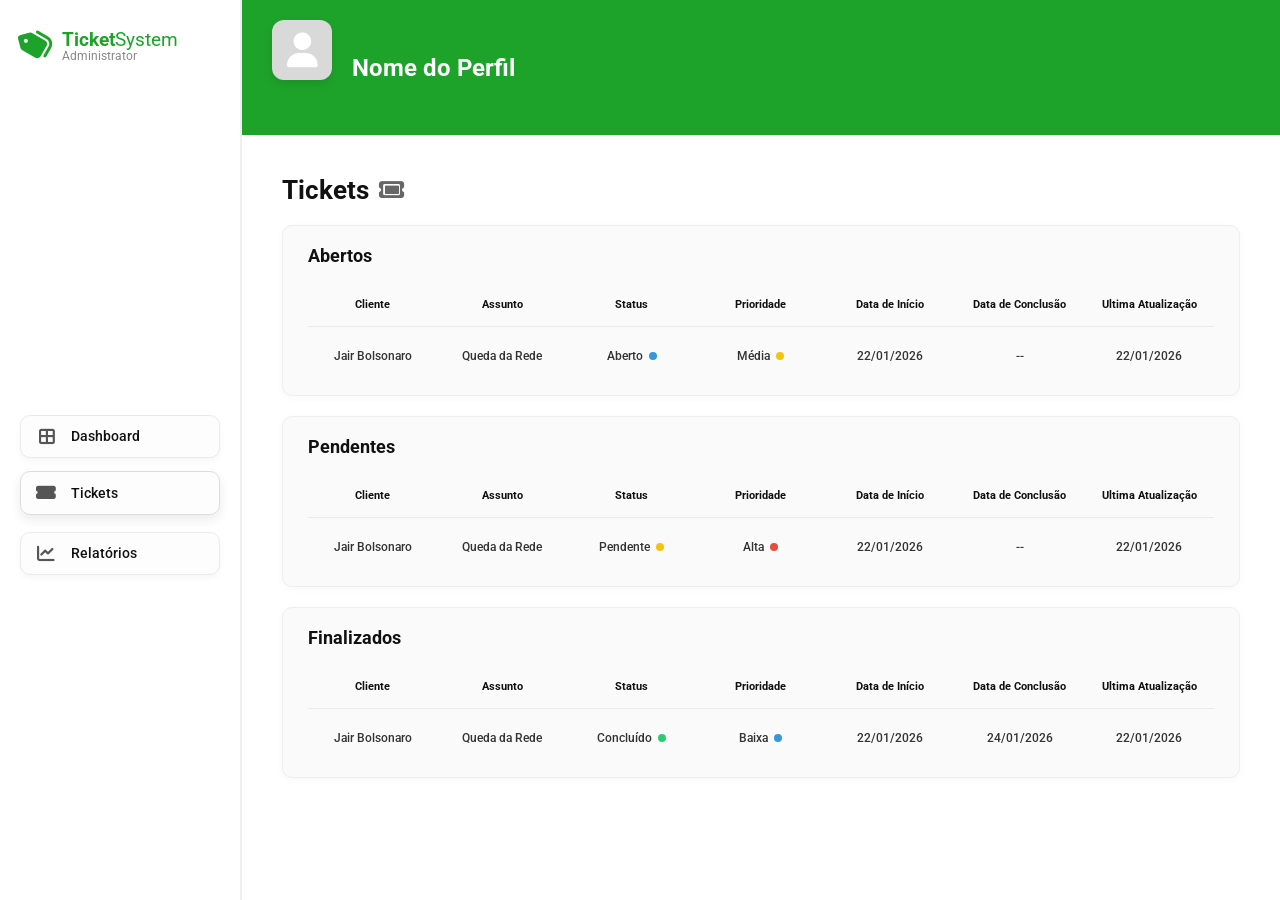
<file: public/tickets.html>
<!DOCTYPE html>
<html lang="pt-BR">
<head>
    <meta charset="UTF-8">
    <meta name="viewport" content="width=device-width, initial-scale=1.0">
    <title>TicketSystem - Tickets</title>
    
    <link rel="stylesheet" href="./assets/styles.css">
    <script src="./assets/pageManager.js"></script>
    
    <link rel="stylesheet" href="https://cdnjs.cloudflare.com/ajax/libs/font-awesome/6.4.0/css/all.min.css">
    <link href="https://fonts.googleapis.com/css2?family=Roboto:wght@300;400;500;700&display=swap" rel="stylesheet">
    
</head>
<body>
    <div class="layout-container">
        
        <div class="brand-area">
            <i class="fa-solid fa-tags logo-icon"></i>
            <div class="brand-text-container">
                <div class="brand-title"><strong>Ticket</strong>System</div>
                <div class="brand-subtitle">Administrator</div>
            </div>
        </div>

        <nav class="sidebar">
            <a href="./home.html" class="nav-item">
                <i class="fa-solid fa-border-all"></i>
                Dashboard
            </a>
            <a href="./tickets.html" class="nav-item active">
                <i class="fa-solid fa-ticket-alt"></i>
                Tickets
            </a>
            <a href="#" class="nav-item" data-nivel="operator">
                <i class="fa-solid fa-chart-line"></i>
                Relatórios
            </a>
            <a href="#" class="nav-item" data-nivel="admin">
                <i class="fa-solid fa-gear"></i>
                Configurações
            </a>
        </nav>

        <main class="main-content" style="grid-row: 1 / 3; border-top: none;">
            
            <div class="profile-banner" style="margin: -30px -40px 0 -40px; border-radius: 0;">
                <div class="profile-avatar-box">
                    <i class="fa-solid fa-user"></i>
                </div>
                <div class="profile-name">Nome do Perfil</div>
            </div>

            <div class="page-header" style="padding: 30px 0 20px 0;">
                <div class="page-title">
                    Tickets <i class="fa-solid fa-ticket"></i>
                </div>
            </div>

            <div class="tickets-container" style="padding: 0;">

                <div class="ticket-card">
                    <h3 class="ticket-card-title">Abertos</h3>
                    <div class="ticket-table">
                        <div class="table-row table-header">
                            <span>Cliente</span>
                            <span>Assunto</span>
                            <span>Status</span>
                            <span>Prioridade</span>
                            <span>Data de Início</span>
                            <span>Data de Conclusão</span>
                            <span>Ultima Atualização</span>
                        </div>
                        <div class="table-row table-data">
                            <span>Jair Bolsonaro</span>
                            <span>Queda da Rede</span>
                            <span class="status-badge">Aberto <span class="dot dot-blue"></span></span>
                            <span class="status-badge">Média <span class="dot dot-yellow"></span></span>
                            <span>22/01/2026</span>
                            <span>--</span>
                            <span>22/01/2026</span>
                        </div>
                    </div>
                </div>

                <div class="ticket-card">
                    <h3 class="ticket-card-title">Pendentes</h3>
                    <div class="ticket-table">
                        <div class="table-row table-header">
                            <span>Cliente</span>
                            <span>Assunto</span>
                            <span>Status</span>
                            <span>Prioridade</span>
                            <span>Data de Início</span>
                            <span>Data de Conclusão</span>
                            <span>Ultima Atualização</span>
                        </div>
                        <div class="table-row table-data">
                            <span>Jair Bolsonaro</span>
                            <span>Queda da Rede</span>
                            <span class="status-badge">Pendente <span class="dot dot-yellow"></span></span>
                            <span class="status-badge">Alta <span class="dot dot-red"></span></span>
                            <span>22/01/2026</span>
                            <span>--</span>
                            <span>22/01/2026</span>
                        </div>
                    </div>
                </div>

                <div class="ticket-card">
                    <h3 class="ticket-card-title">Finalizados</h3>
                    <div class="ticket-table">
                        <div class="table-row table-header">
                            <span>Cliente</span>
                            <span>Assunto</span>
                            <span>Status</span>
                            <span>Prioridade</span>
                            <span>Data de Início</span>
                            <span>Data de Conclusão</span>
                            <span>Ultima Atualização</span>
                        </div>
                        <div class="table-row table-data">
                            <span>Jair Bolsonaro</span>
                            <span>Queda da Rede</span>
                            <span class="status-badge">Concluído <span class="dot dot-green"></span></span>
                            <span class="status-badge">Baixa <span class="dot dot-blue"></span></span>
                            <span>22/01/2026</span>
                            <span>24/01/2026</span>
                            <span>22/01/2026</span>
                        </div>
                    </div>
                </div>

            </div>
        </main>
    </div>

    <script>
        function abrirTicket() {
            alert('Ação disparada: Abrir Ticket!');
        }
    </script>
</body>
</html>
</file>
<file: public/assets/styles.css>
/* Resets e Configurações Básicas */
        * {
            margin: 0;
            padding: 0;
            box-sizing: border-box;
            font-family: 'Roboto', sans-serif;
        }

        body {
            background-color: #ffffff;
            color: #333;
            overflow: hidden; /* Evita rolagem desnecessária no dashboard base */
        }

        /* Estrutura Principal de Grid */
        .layout-container {
            display: grid;
            grid-template-columns: 240px 1fr;
            grid-template-rows: 90px 1fr;
            height: 100vh;
        }

        /* ================= HEADER / LOGO ================= */
        .brand-area {
            grid-column: 1;
            grid-row: 1;
            display: flex;
            align-items: center;
            padding-left: 20px;
        }

        .logo-icon {
            color: #2eb83a;
            font-size: 32px;
            margin-right: 10px;
            transform: rotate(-15deg);
        }

        .brand-text-container {
            display: flex;
            flex-direction: column;
        }

        .brand-title {
            font-size: 1.2rem;
            color: #2eb83a;
        }

        .brand-title strong {
            font-weight: 700;
        }

        .brand-subtitle {
            font-size: 0.75rem;
            color: #888;
            margin-top: -2px;
        }

        /* ================= HEADER / ACTIONS ================= */
        .top-header {
            grid-column: 2;
            grid-row: 1;
            display: flex;
            justify-content: flex-end;
            align-items: center;
            padding-right: 40px;
            gap: 20px;
        }

        .btn-green {
            background-color: #1ea32a;
            color: white;
            border: none;
            padding: 10px 20px;
            border-radius: 6px;
            font-weight: 500;
            font-size: 0.95rem;
            cursor: pointer;
            transition: background-color 0.2s;
        }

        .btn-green:hover {
            background-color: #178221;
        }

        .btn-profile {
            background-color: #fafafa;
            color: #111;
            border: 1px solid #e0e0e0;
            padding: 8px 16px;
            border-radius: 6px;
            display: flex;
            align-items: center;
            gap: 10px;
            font-weight: 500;
            cursor: pointer;
            box-shadow: 0 2px 4px rgba(0,0,0,0.03);
            transition: all 0.2s;
        }

        .btn-profile:hover {
            background-color: #f0f0f0;
        }

        .btn-profile i {
            font-size: 1.2rem;
            color: #666;
        }

        /* ================= SIDEBAR ================= */
        .sidebar {
            grid-column: 1;
            grid-row: 2;
            padding: 20px;
            display: flex;
            justify-content: center;
            flex-direction: column;
            gap: 15px;
        }

        .nav-item {
            display: flex;
            align-items: center;
            gap: 15px;
            background-color: #fdfdfd;
            border: 1px solid #eaeaea;
            padding: 14px 20px;
            border-radius: 10px;
            font-size: 0.95rem;
            font-weight: 500;
            color: #111;
            cursor: pointer;
            box-shadow: 0 3px 6px rgba(0,0,0,0.04);
            transition: transform 0.2s, box-shadow 0.2s;
            text-decoration: none;
        }

        .nav-item:hover, .nav-item.active {
            transform: translateY(-2px);
            box-shadow: 0 5px 12px rgba(0,0,0,0.08);
            border-color: #ddd;
        }

        .nav-item i {
            font-size: 1.1rem;
            color: #555;
            width: 20px;
            text-align: center;
        }

        /* ================= MAIN CONTENT ================= */
        .main-content {
            grid-column: 2;
            grid-row: 2;
            border-top: 2px solid #efefef;
            border-left: 2px solid #efefef;
            background-color: #ffffff;
            padding: 30px 40px;
            position: relative;
        }

        /* Filtro Superior */
        .filter-section {
            display: flex;
            justify-content: flex-end;
            align-items: center;
            margin-bottom: 30px;
            font-size: 0.8rem;
            font-weight: 700;
        }

        .filter-select {
            margin-left: 10px;
            background-color: #dbdbdb;
            border: none;
            padding: 8px 12px;
            border-radius: 4px;
            font-weight: 700;
            font-size: 0.75rem;
            color: #333;
            cursor: pointer;
            outline: none;
            appearance: none;
            -webkit-appearance: none;
            position: relative;
            padding-right: 30px;
        }
        
        /* Wrapper para adicionar a setinha customizada no select */
        .select-wrapper {
            position: relative;
            display: inline-block;
        }

        /* Cards de Estatísticas */
        .stats-container {
            display: flex;
            flex-direction: column;
            align-items: flex-end;
            gap: 25px;
            margin-top: 40px; /* Margem ajustada já que o gráfico não existe */
        }

        .stat-card {
            background-color: #fdfdfd;
            border: 1px solid #f0f0f0;
            border-radius: 12px;
            padding: 25px 30px;
            width: 300px;
            display: flex;
            align-items: center;
            gap: 20px;
            box-shadow: 0 4px 15px rgba(0,0,0,0.06);
            transition: box-shadow 0.3s ease;
        }

        .stat-card:hover {
            box-shadow: 0 8px 25px rgba(0,0,0,0.1);
        }

        .stat-value {
            font-size: 3.2rem;
            color: #1ea32a;
            font-weight: 300;
            line-height: 1;
            letter-spacing: -2px;
        }

        .stat-label {
            font-size: 1.05rem;
            color: #111;
            line-height: 1.3;
        }
    

        /* ================= SIDEBAR (Fixa na esquerda) ================= */
        .sidebar-container {
            width: 240px;
            min-width: 240px;
            border-right: 2px solid #efefef;
            display: flex;
            flex-direction: column;
            background-color: #fff;
            z-index: 10;
        }

        .brand-area {
            height: 90px;
            display: flex;
            align-items: center;
            padding-left: 20px;
        }

        .logo-icon {
            color: #1ea32a;
            font-size: 32px;
            margin-right: 10px;
            transform: rotate(-15deg);
        }

        .brand-text-container {
            display: flex;
            flex-direction: column;
        }

        .brand-title {
            font-size: 1.2rem;
            color: #1ea32a;
        }

        .brand-title strong {
            font-weight: 700;
        }

        .brand-subtitle {
            font-size: 0.75rem;
            color: #888;
            margin-top: -2px;
        }

        .sidebar-nav {
            padding: 20px;
            display: flex;
            flex-direction: column;
            gap: 15px;
        }

        .nav-item {
            display: flex;
            align-items: center;
            gap: 15px;
            background-color: #fdfdfd;
            border: 1px solid #eaeaea;
            padding: 14px 20px;
            border-radius: 10px;
            font-size: 0.95rem;
            font-weight: 500;
            color: #111;
            cursor: pointer;
            box-shadow: 0 3px 6px rgba(0,0,0,0.04);
            transition: transform 0.2s, box-shadow 0.2s;
            text-decoration: none;
        }

        .nav-item:hover, .nav-item.active {
            transform: translateY(-2px);
            box-shadow: 0 5px 12px rgba(0,0,0,0.08);
            border-color: #ddd;
        }

        .nav-item i {
            font-size: 1.1rem;
            color: #555;
            width: 20px;
            text-align: center;
        }

        /* ================= MAIN CONTENT ================= */
        .main-content {
            flex: 1;
            display: flex;
            flex-direction: column;
            background-color: #ffffff;
            overflow-y: auto;
        }

        /* Banner Verde e Perfil */
        .profile-banner {
            background-color: #1ea32a;
            height: 15vh;
            min-height: 120px;
            position: relative;
            display: flex;
            align-items: center;
            padding-left: 140px; /* Espaço para o    avatar */
        }

        .profile-name {
            color: #fff;
            font-size: 1.8rem;
            font-weight: 700;
        }

        .profile-avatar-box {
            position: absolute;
            left: 40px;
            top: 30px; /* Faz sobrepor a borda do banner */
            width: 80px;
            height: 80px;
            background-color: #d9d9d9;
            border-radius: 12px;
            display: flex;
            justify-content: center;
            align-items: center;
            box-shadow: 0 4px 10px rgba(0,0,0,0.1);
        }

        .profile-avatar-box i {
            font-size: 3rem;
            color: #fff;
        }

        /* Área de Ações e Título */
        .page-header {
            display: flex;
            justify-content: space-between;
            align-items: center;
            padding: 40px 40px 20px 40px;
            margin-top: 10px;
        }

        .page-title {
            font-size: 1.6rem;
            font-weight: 700;
            color: #111;
            display: flex;
            align-items: center;
            gap: 10px;
        }

        .page-title i {
            color: #666;
            font-size: 1.4rem;
        }

        .btn-green {
            background-color: #1ea32a;
            color: white;
            border: none;
            padding: 10px 24px;
            border-radius: 6px;
            font-weight: 500;
            font-size: 1rem;
            cursor: pointer;
            transition: background-color 0.2s;
            box-shadow: 0 2px 5px rgba(0,0,0,0.1);
        }

        .btn-green:hover {
            background-color: #178221;
        }

        /* Listas / Cards de Tickets */
        .tickets-container {
            padding: 0 40px 40px 40px;
            display: flex;
            flex-direction: column;
            gap: 25px;
        }

        .ticket-card {
            background-color: #fafafa;
            border: 1px solid #eee;
            border-radius: 10px;
            padding: 20px;
            box-shadow: 0 2px 8px rgba(0,0,0,0.03);
        }

        .ticket-card-title {
            font-size: 1.1rem;
            font-weight: 700;
            margin-bottom: 20px;
            color: #111;
        }

        /* Estrutura de Tabela com Grid */
        .ticket-table {
            width: 100%;
            display: flex;
            flex-direction: column;
        }

        .table-row {
            display: grid;
            grid-template-columns: 1fr 1fr 1fr 1fr 1fr 1fr 1fr;
            text-align: center;
            padding: 12px 0;
            align-items: center;
        }

        .table-header {
            font-size: 0.75rem;
            font-weight: 700;
            color: #111;
            border-bottom: 1px solid #eaeaea;
            padding-bottom: 15px;
            margin-bottom: 10px;
        }

        .table-data {
            font-size: 0.85rem;
            color: #333;
            font-weight: 500;
        }

        /* Status Dots */
        .status-badge {
            display: inline-flex;
            align-items: center;
            justify-content: center;
            gap: 6px;
        }

        .dot {
            width: 8px;
            height: 8px;
            border-radius: 50%;
            display: inline-block;
        }

        .dot-blue { background-color: #3498db; }
        .dot-yellow { background-color: #f1c40f; }
        .dot-red { background-color: #e74c3c; }
        .dot-green { background-color: #2ecc71; }

        .oculto {
            display: none !important;
        }

/* RESPONSIVIDADE (Telas de Notebook / 1366x768 e menores)*/
@media (max-width: 1399px) {
    /* Ajustes da barra lateral */
    .sidebar-container { 
        width: 220px; 
        min-width: 220px; 
    }
    
    .nav-item { 
        padding: 12px 15px; 
        font-size: 0.9rem; 
    }
    
    /* Ajustes do Banner de Perfil */
    .profile-banner { 
        min-height: 100px; 
        padding-left: 110px; /* Reduz o espaço reservado para o avatar */
    }
    
    .profile-name { 
        font-size: 1.5rem; 
    }
    
    .profile-avatar-box { 
        width: 60px; 
        height: 60px; 
        top: 20px; /* Centraliza verticalmente o avatar menor */
        left: 30px; 
    }
    
    .profile-avatar-box i { 
        font-size: 2.2rem; 
    }
    
    /* Ajustes da Área de Conteúdo */
    .page-header { 
        padding: 30px 30px 15px 30px; 
    }
    
    .tickets-container { 
        padding: 0 30px 30px 30px; 
        gap: 20px; 
    }
    
    .ticket-card { 
        padding: 20px 25px; 
    }
    
    /* Ajustes da Tabela */
    .table-header { 
        font-size: 0.7rem; 
    }
    
    .table-data { 
        font-size: 0.75rem; 
    }
}
</file>
